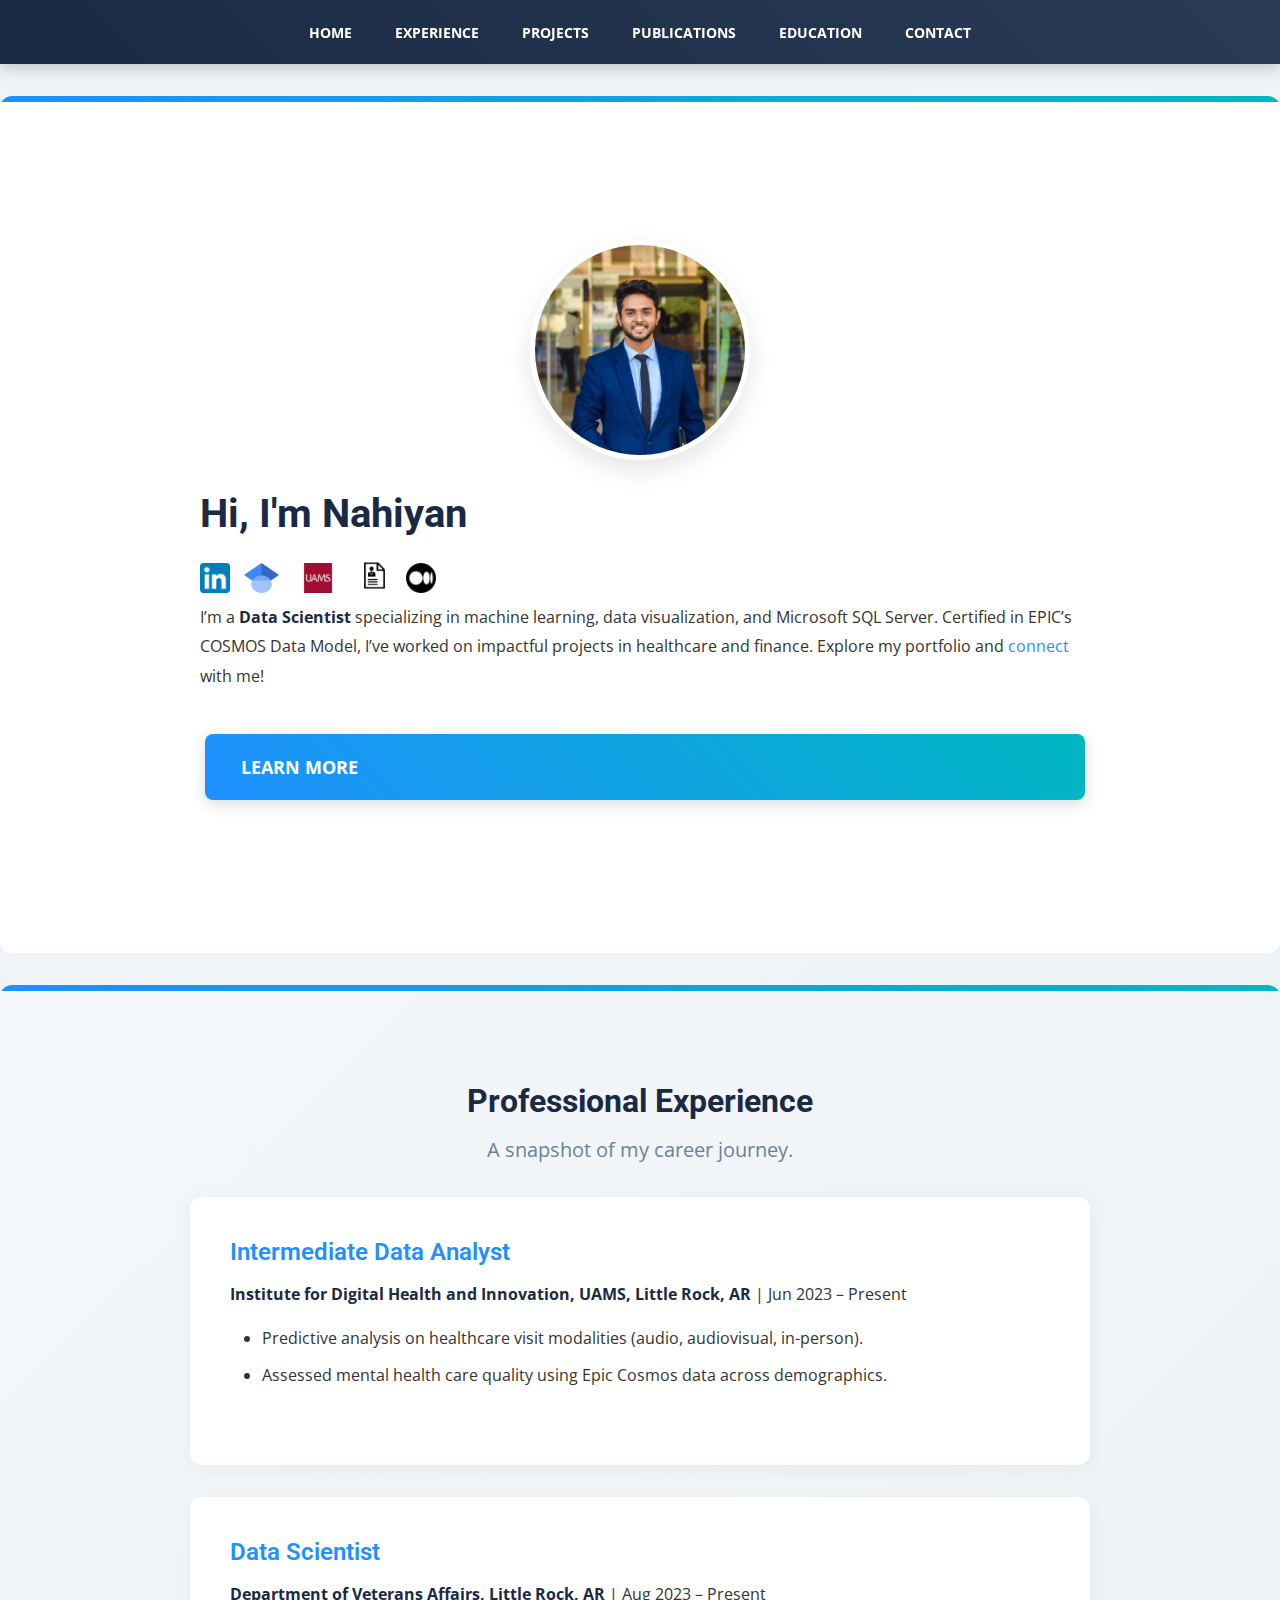
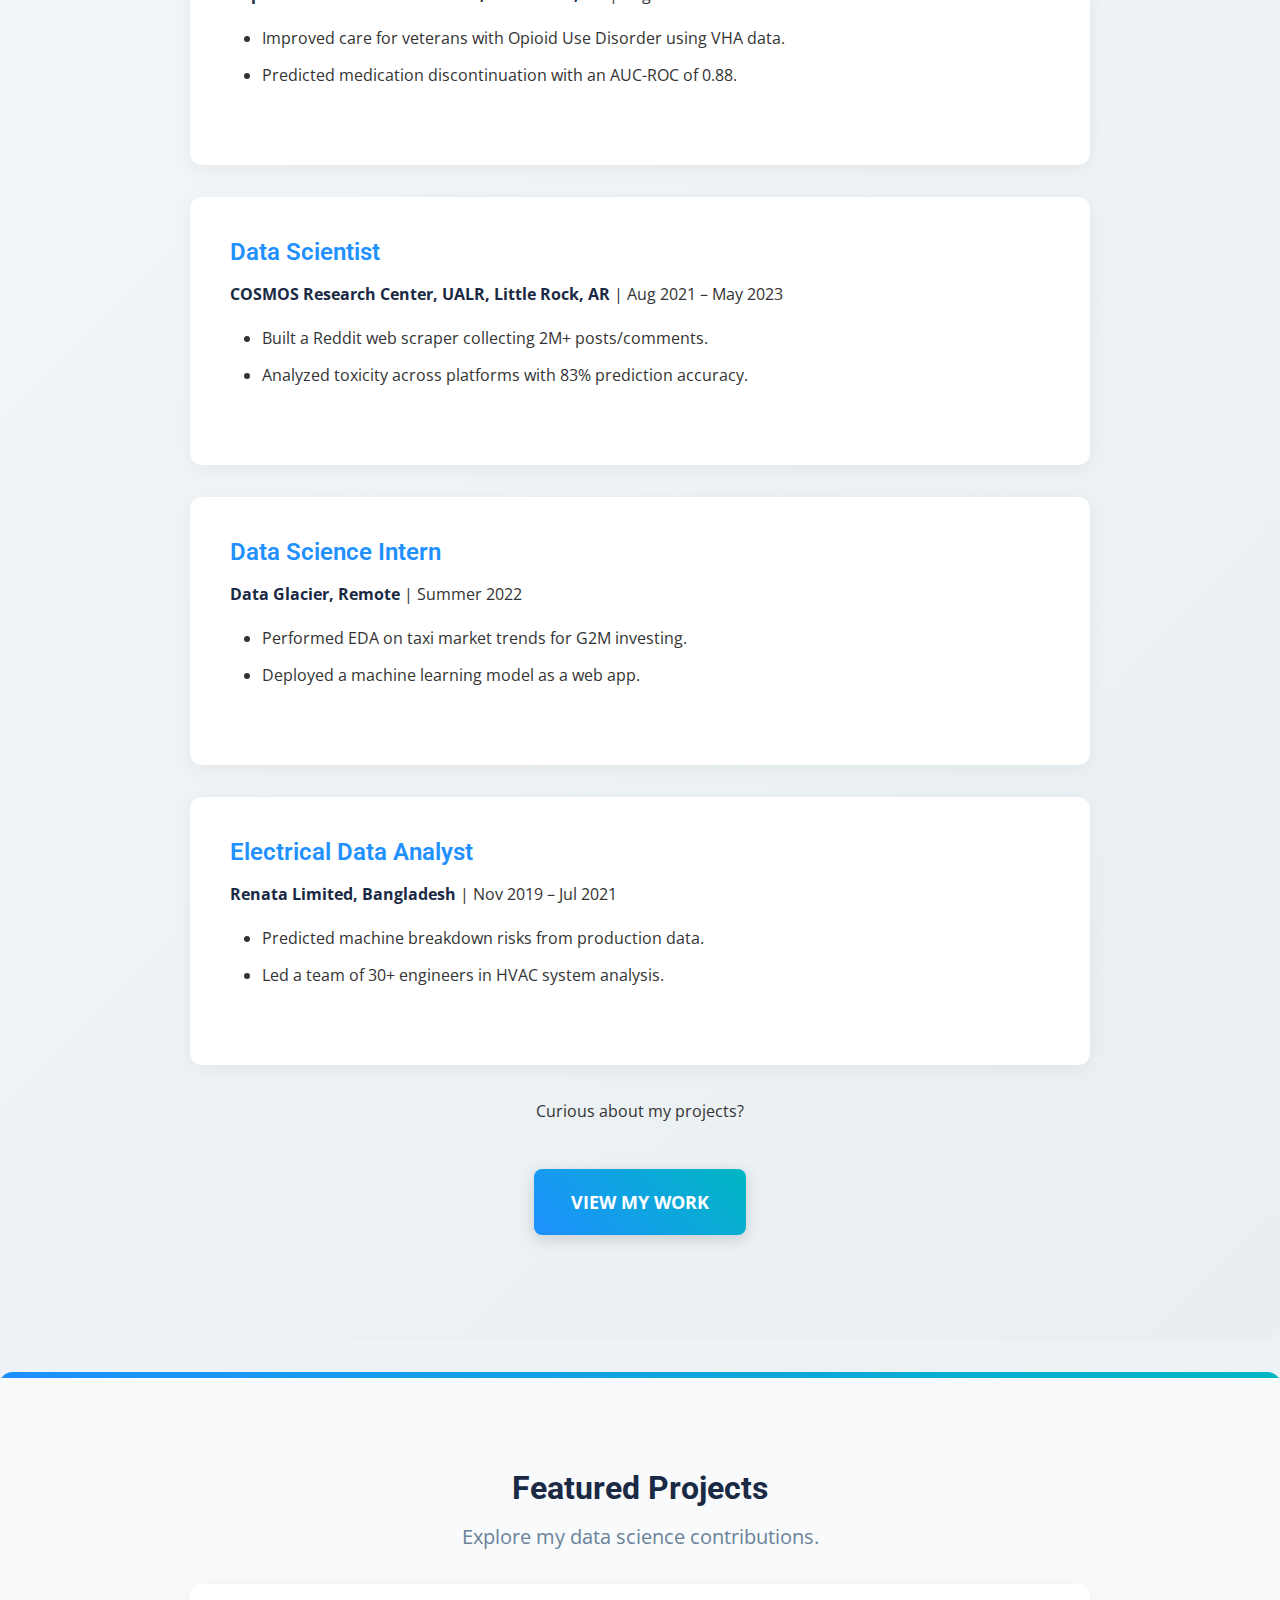
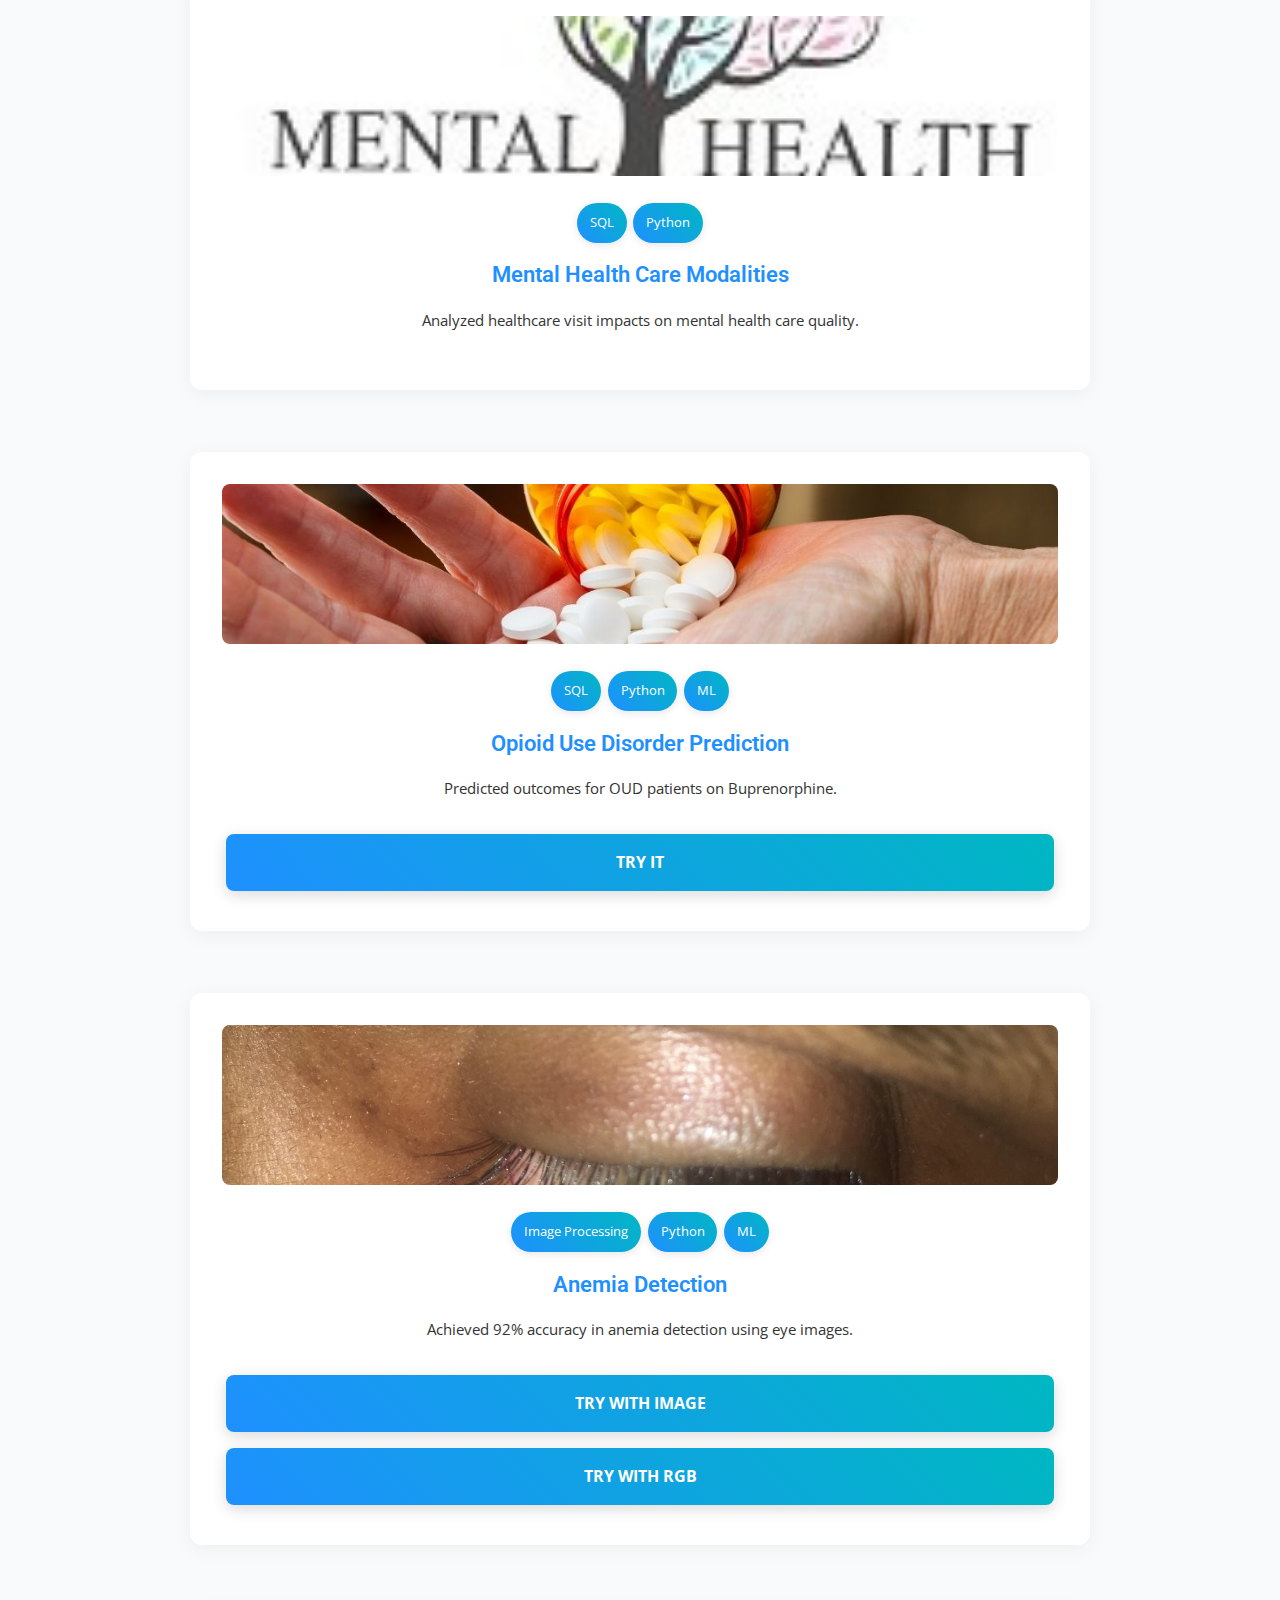
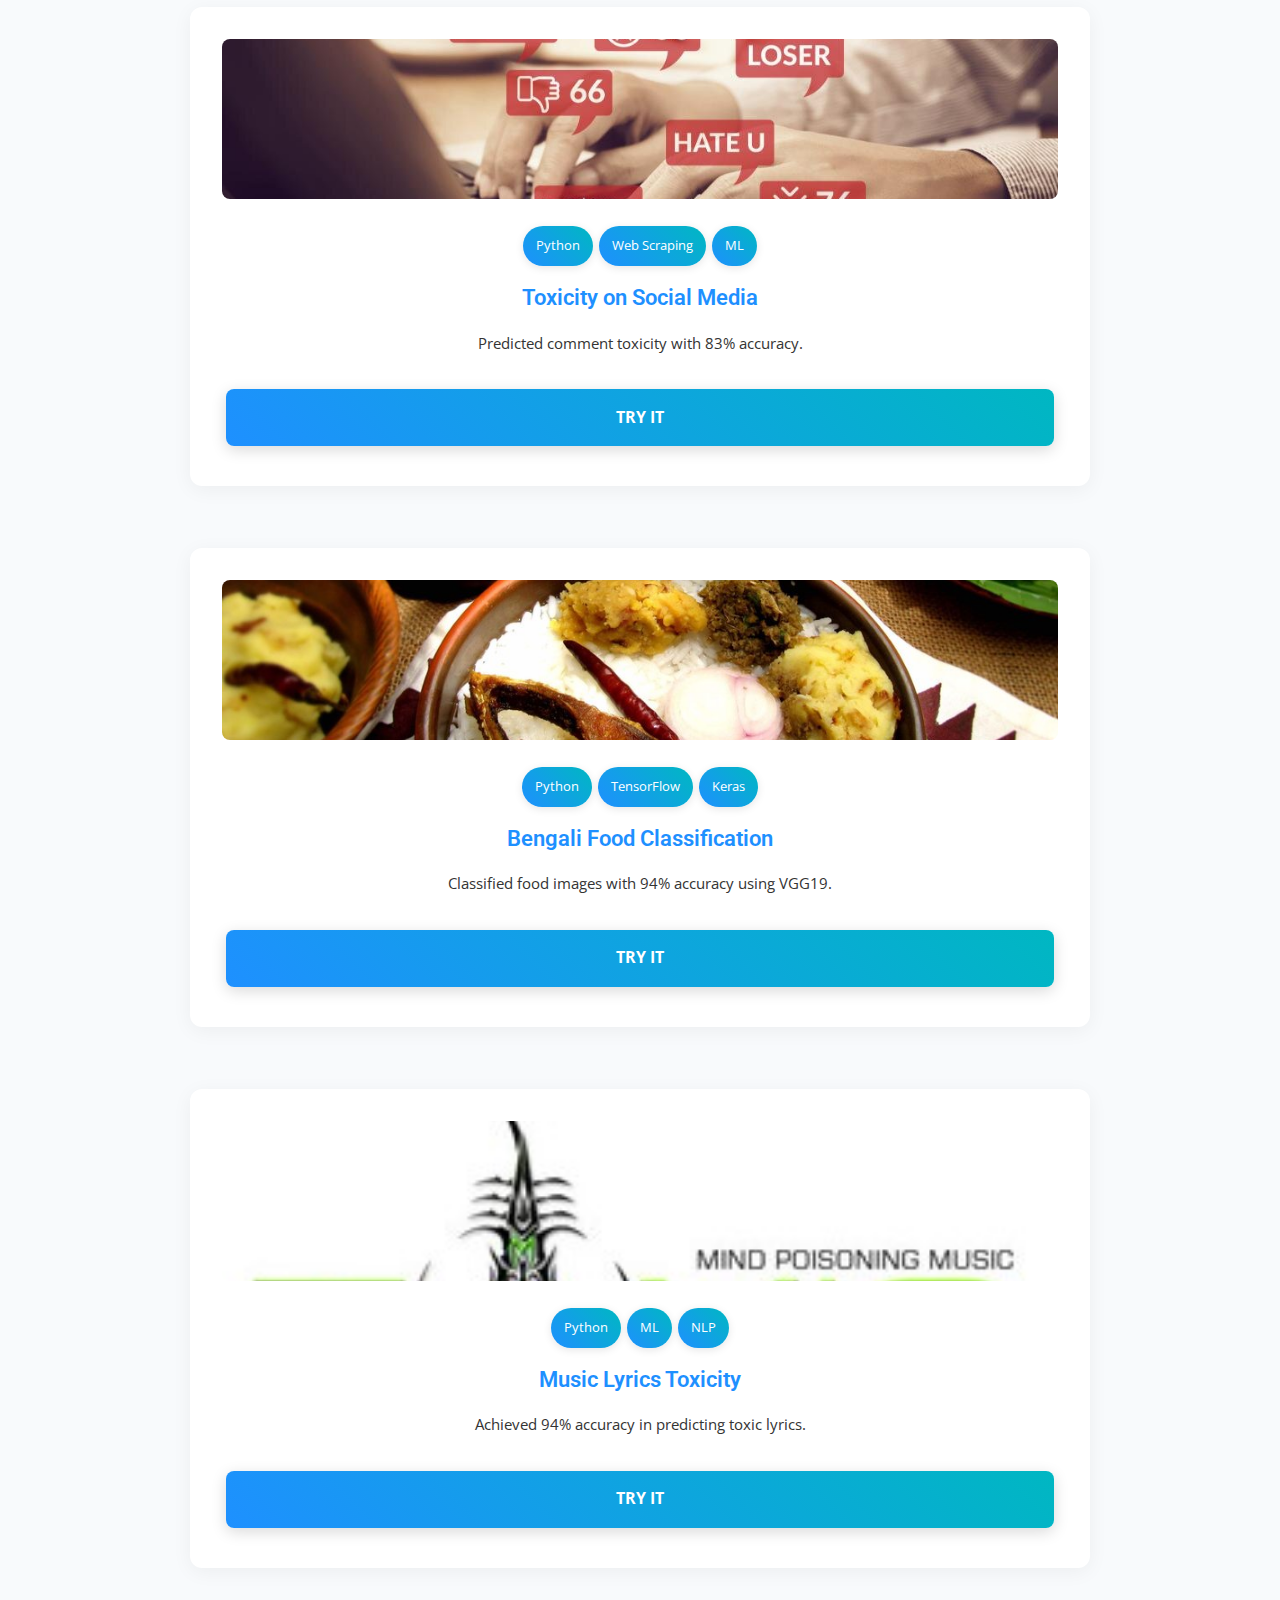
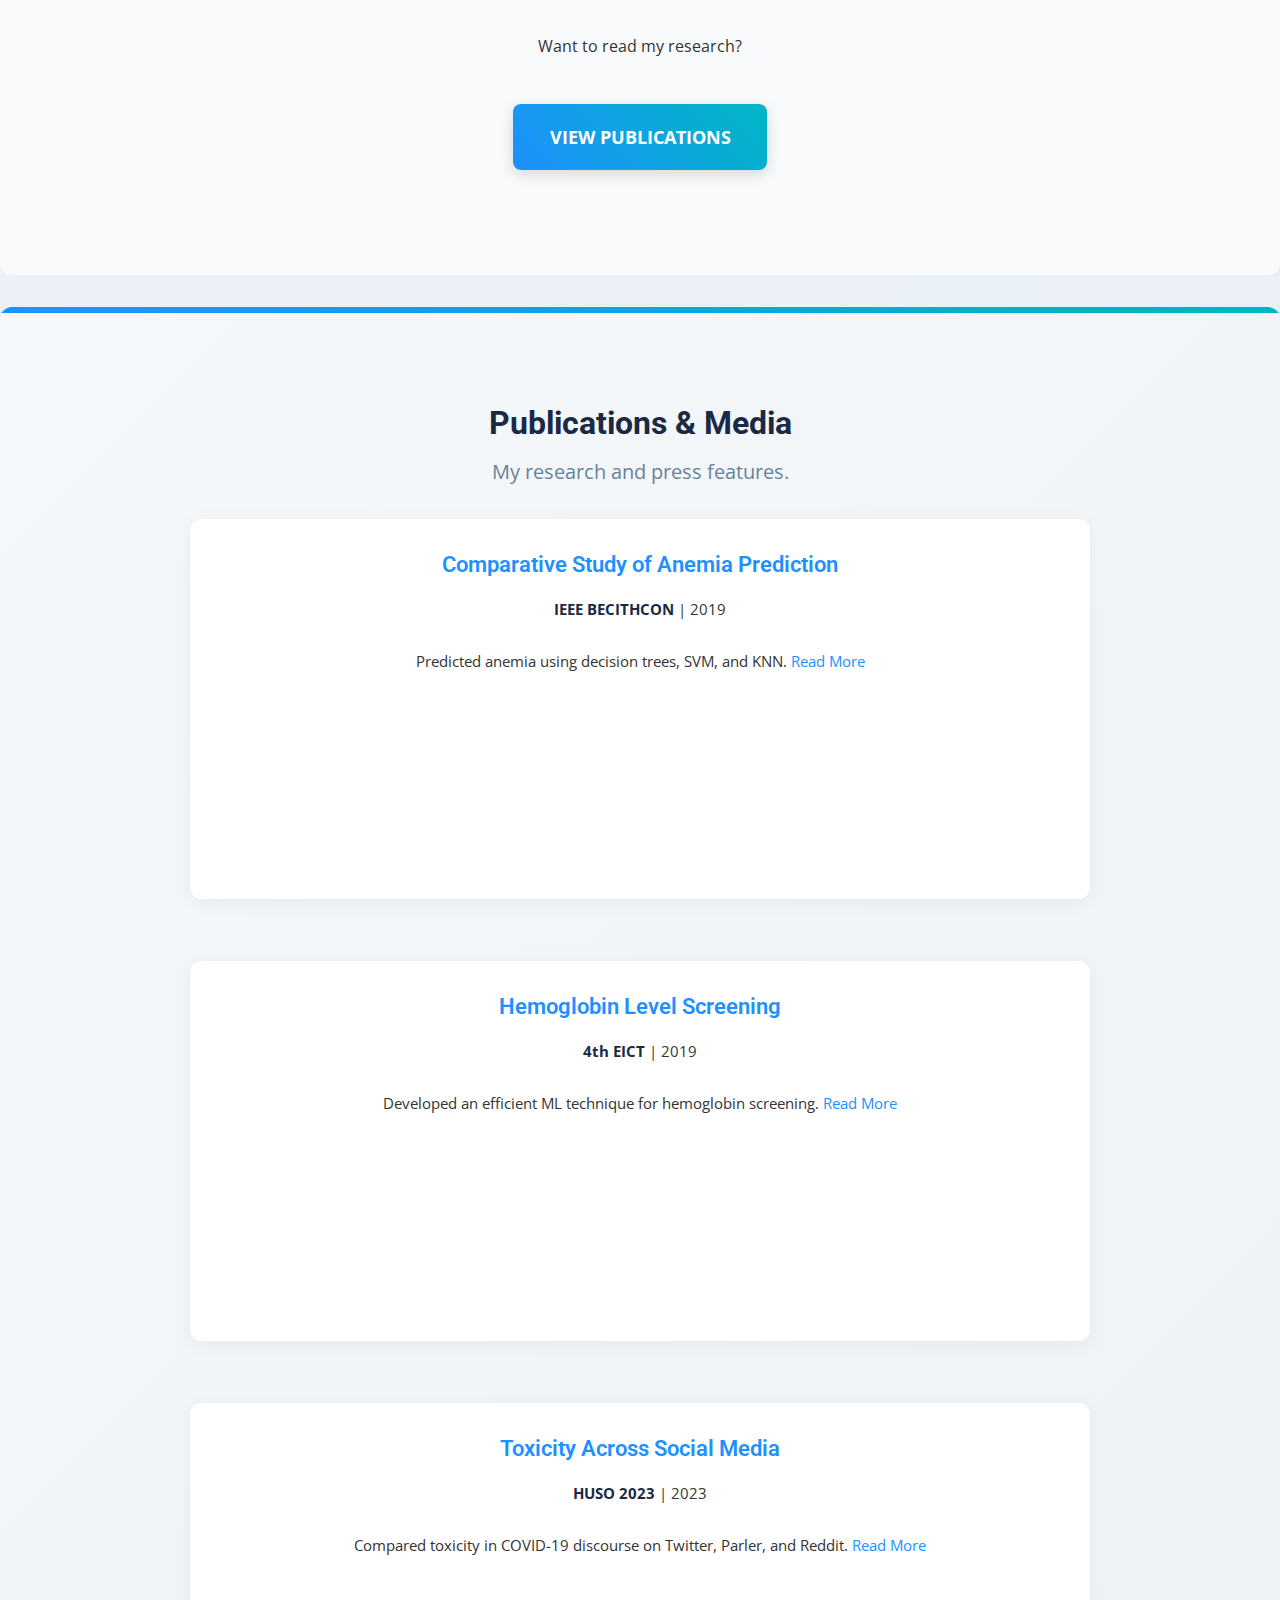
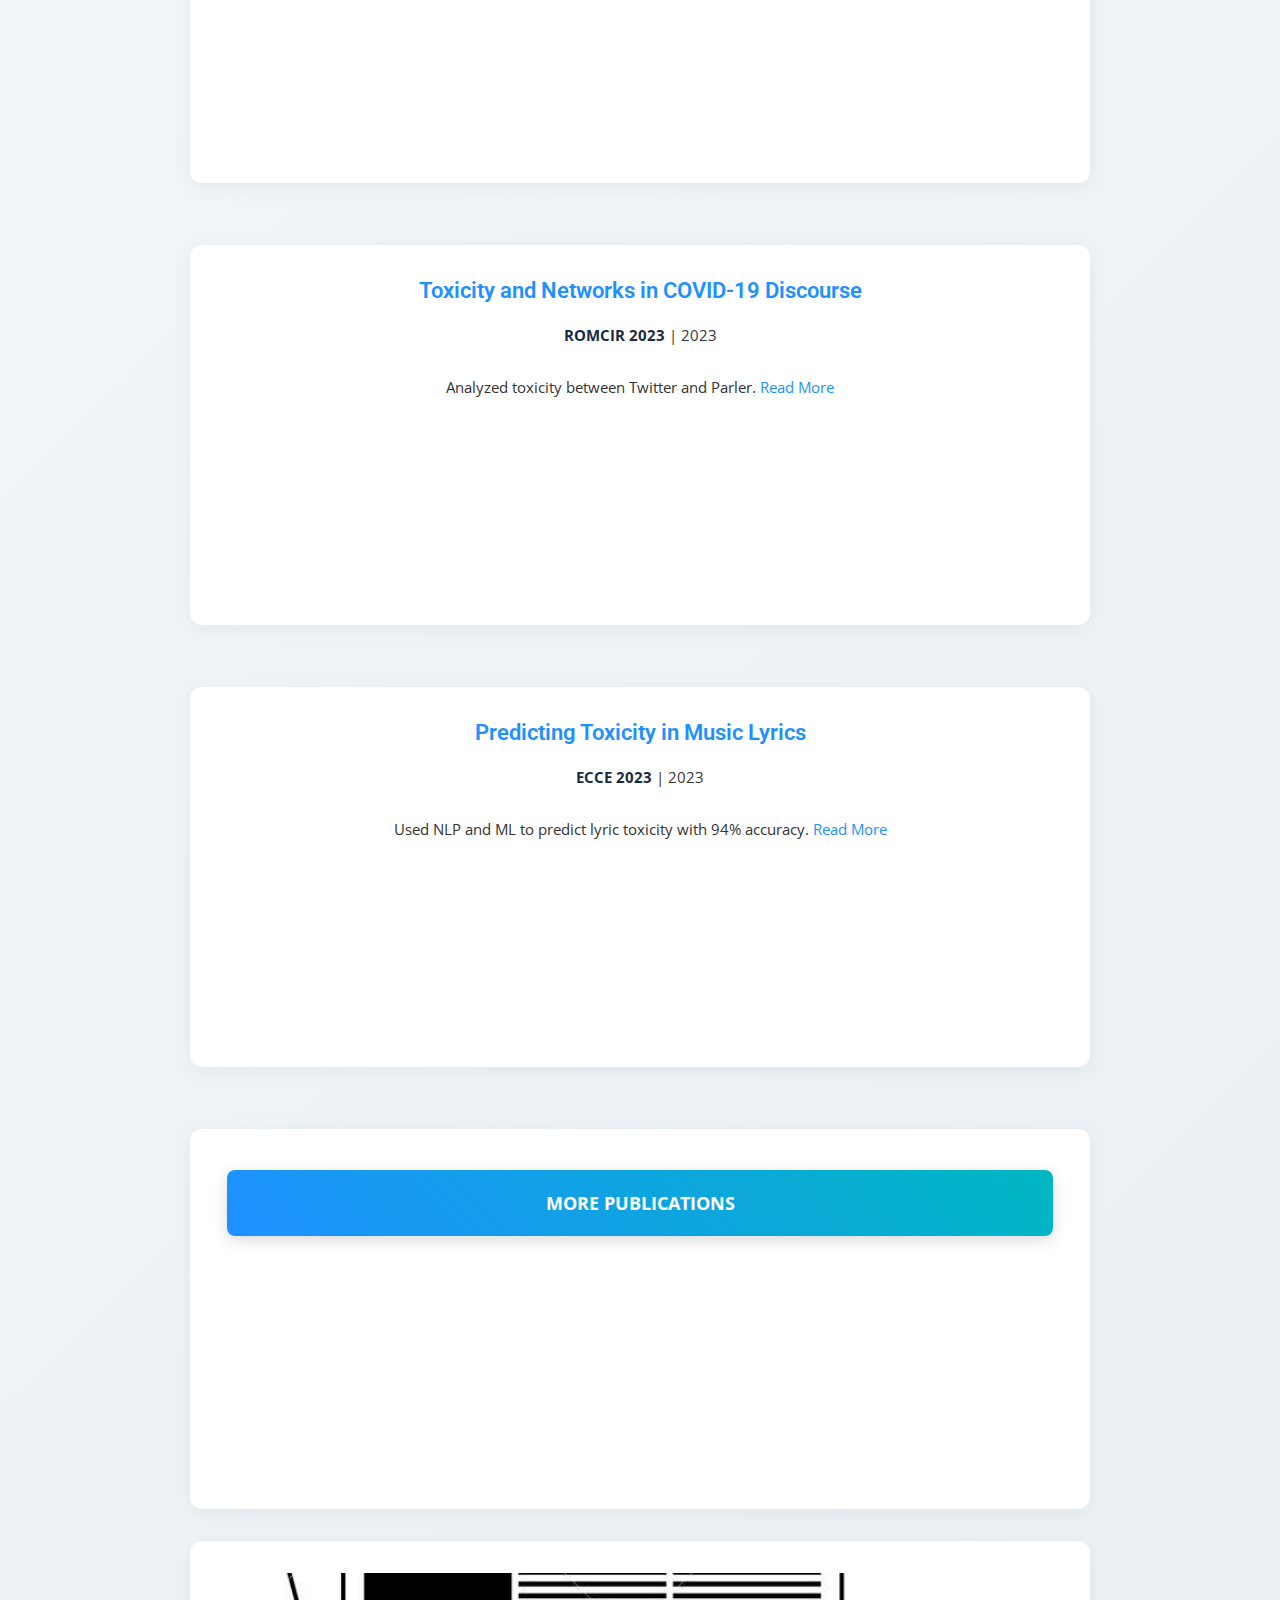
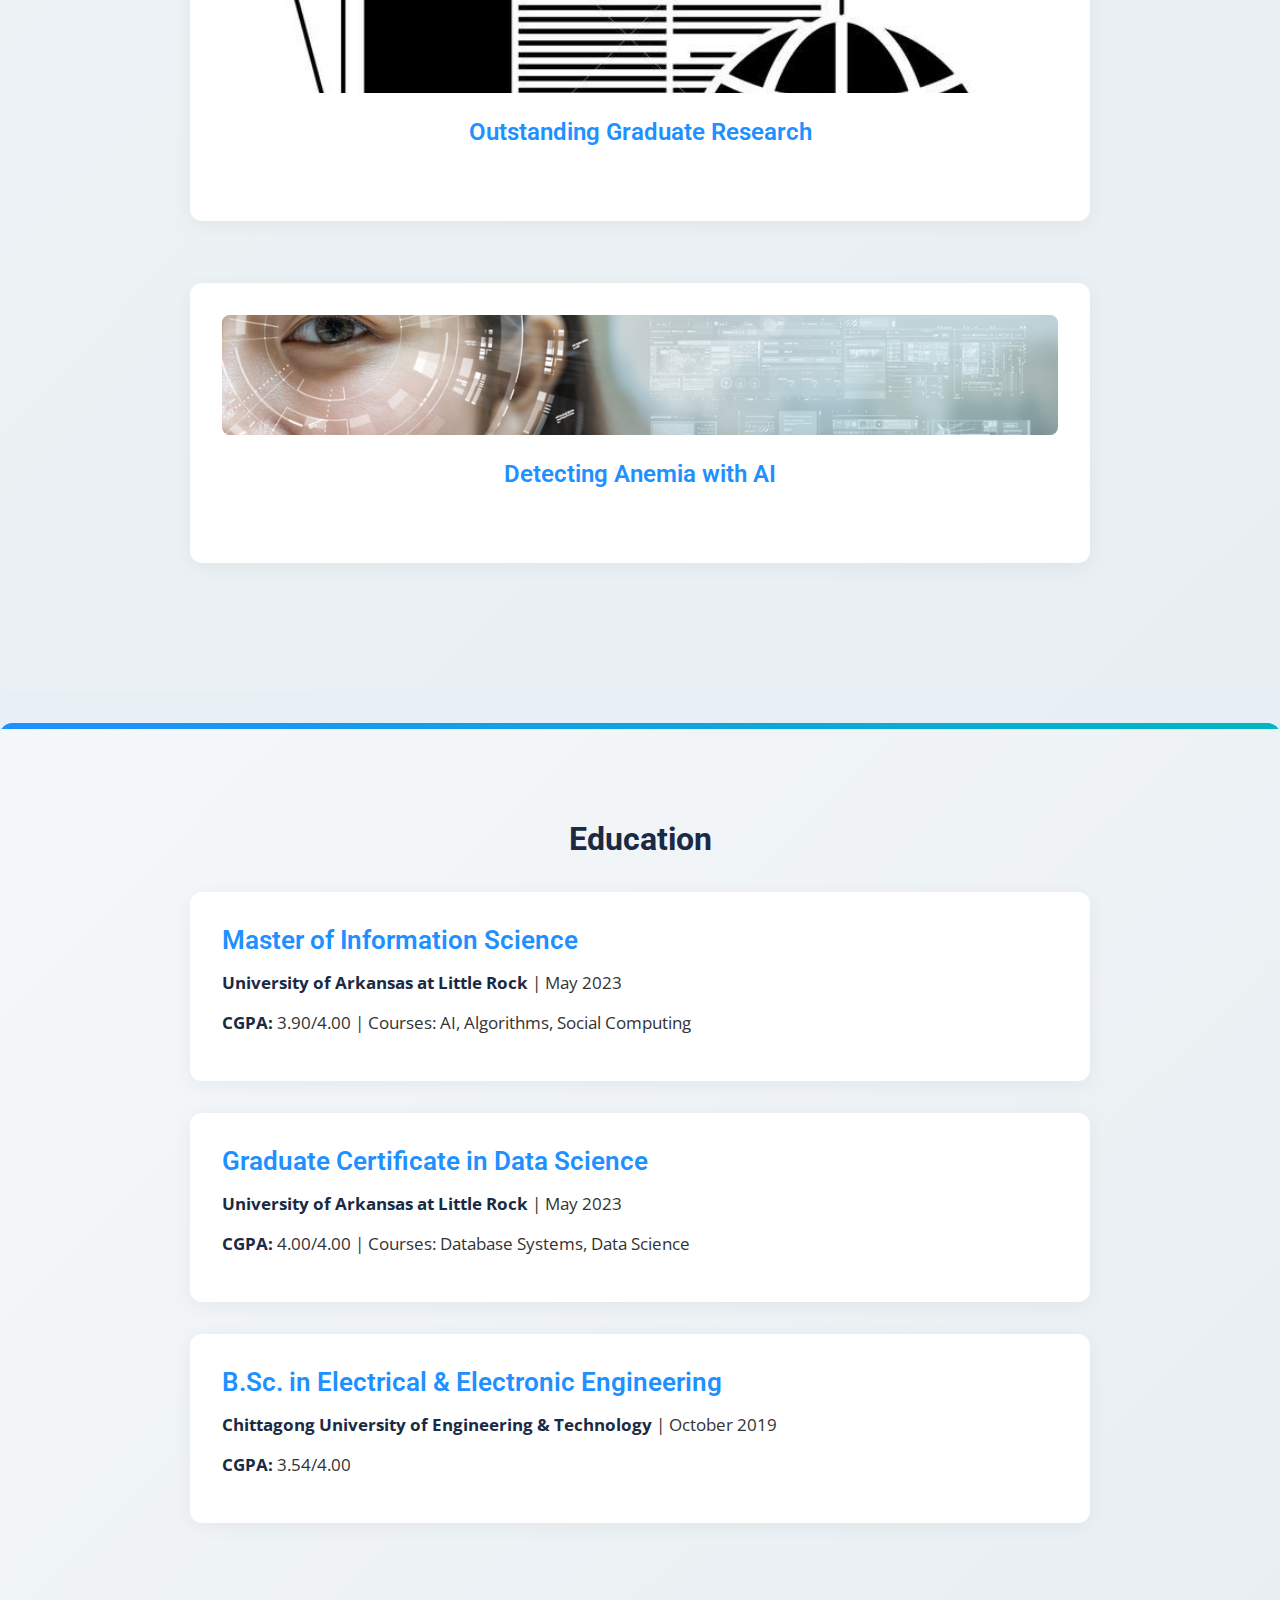
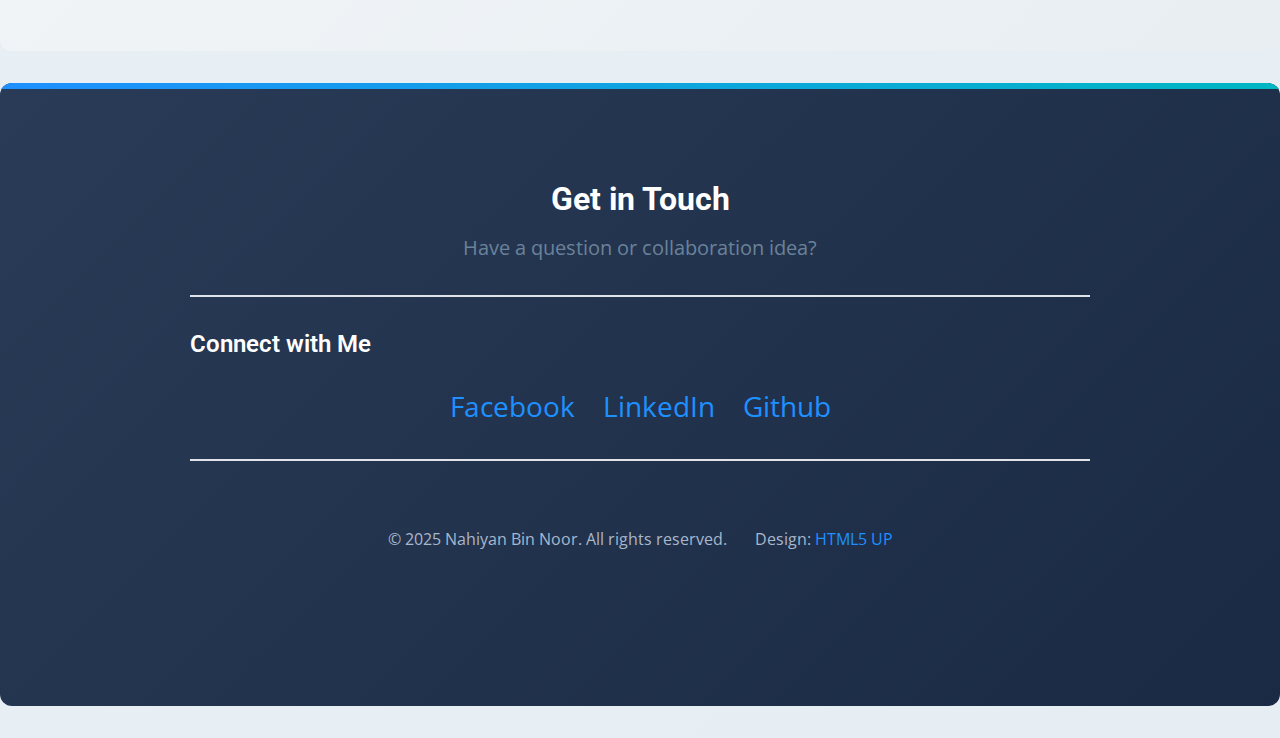
<file: index.html>
<!DOCTYPE HTML>
<html>
<head>
    <title>Nahiyan's Portfolio</title>
    <meta charset="utf-8" />
    <meta name="viewport" content="width=device-width, initial-scale=1, user-scalable=no" />
    <link rel="stylesheet" href="assets/css/main.css" />
</head>
<body class="is-preload">
    <!-- Navigation -->
    <nav id="nav">
        <ul class="container">
            <li><a href="#Home">Home</a></li>
            <li><a href="#Experience">Experience</a></li>
            <li><a href="#Projects">Projects</a></li>
            <li><a href="#Publications">Publications</a></li>
            <li><a href="#Education">Education</a></li>
            <li><a href="#Contact">Contact</a></li>
        </ul>
    </nav>

    <!-- Home -->
    <article id="Home" class="wrapper style1">
        <div class="container">
            <div class="row">
                <div class="col-4 col-5-large col-12-medium">
                    <span class="image fit"><img src="images/IMG_4611.jpg" alt="Nahiyan Bin Noor" /></span>
                </div>
                <div class="col-8 col-7-large col-12-medium">
                    <header>
                        <h1>Hi, I'm <strong>Nahiyan</strong></h1>
                        <div>
                            <a href="https://www.linkedin.com/in/nahiyan-bin-noor-0a2170158/" target="_blank"><img src="images/LinkedIn_icon.svg.png" alt="LinkedIn" style="width: 30px; height: 30px; margin-right: 10px;"></a>
                            <a href="https://scholar.google.com/citations?hl=en&user=eIU_uKcAAAAJ" target="_blank"><img src="images/google-scholar.jpg" alt="Google Scholar" style="width: 35px; height: 30px; margin-right: 10px;"></a>
                            <a href="https://idhi.uams.edu/rtec/team/nahiyan-bin-noor-ms/" target="_blank"><img src="images/UAMS-4-1.webp" alt="UAMS" style="width: 50px; height: 30px; margin-right: 10px;"></a>
                            <a href="https://drive.google.com/file/d/1O5Yjfqf43THg1Pfbul4Rv-JIaNl1OM2e/view?usp=sharing" target="_blank"><img src="images/360_F_377850455_Gk0rRBzegH6YX9SZK9YbgyYyLwrVb9zi.jpg" alt="Resume" style="width: 35px; height: 35px; margin-right: 10px;"></a>
                            <a href="https://medium.com/@nbnoor" target="_blank"><img src="images/7572997.png" alt="Medium" style="width: 30px; height: 30px;"></a>
                        </div>
                    </header>
                    <p>I’m a <strong>Data Scientist</strong> specializing in machine learning, data visualization, and Microsoft SQL Server. Certified in EPIC’s COSMOS Data Model, I’ve worked on impactful projects in healthcare and finance. Explore my portfolio and <a href="mailto:nahiyan.cuet@gmail.com">connect</a> with me!</p>
                    <a href="#Experience" class="button large scrolly">Learn More</a>
                </div>
            </div>
        </div>
    </article>

    <!-- Experience -->
    <article id="Experience" class="wrapper style2">
        <div class="container">
            <header>
                <h2>Professional Experience</h2>
                <p>A snapshot of my career journey.</p>
            </header>
            <div class="experience-container">
                <div class="box">
                    <h3>Intermediate Data Analyst</h3>
                    <p><strong>Institute for Digital Health and Innovation, UAMS, Little Rock, AR</strong> | Jun 2023 – Present</p>
                    <ul>
                        <li>Predictive analysis on healthcare visit modalities (audio, audiovisual, in-person).</li>
                        <li>Assessed mental health care quality using Epic Cosmos data across demographics.</li>
                    </ul>
                </div>
                <div class="box">
                    <h3>Data Scientist</h3>
                    <p><strong>Department of Veterans Affairs, Little Rock, AR</strong> | Aug 2023 – Present</p>
                    <ul>
                        <li>Improved care for veterans with Opioid Use Disorder using VHA data.</li>
                        <li>Predicted medication discontinuation with an AUC-ROC of 0.88.</li>
                    </ul>
                </div>
                <div class="box">
                    <h3>Data Scientist</h3>
                    <p><strong>COSMOS Research Center, UALR, Little Rock, AR</strong> | Aug 2021 – May 2023</p>
                    <ul>
                        <li>Built a Reddit web scraper collecting 2M+ posts/comments.</li>
                        <li>Analyzed toxicity across platforms with 83% prediction accuracy.</li>
                    </ul>
                </div>
                <div class="box">
                    <h3>Data Science Intern</h3>
                    <p><strong>Data Glacier, Remote</strong> | Summer 2022</p>
                    <ul>
                        <li>Performed EDA on taxi market trends for G2M investing.</li>
                        <li>Deployed a machine learning model as a web app.</li>
                    </ul>
                </div>
                <div class="box">
                    <h3>Electrical Data Analyst</h3>
                    <p><strong>Renata Limited, Bangladesh</strong> | Nov 2019 – Jul 2021</p>
                    <ul>
                        <li>Predicted machine breakdown risks from production data.</li>
                        <li>Led a team of 30+ engineers in HVAC system analysis.</li>
                    </ul>
                </div>
            </div>
            <footer>
                <p>Curious about my projects?</p>
                <a href="#Projects" class="button large scrolly">View My Work</a>
            </footer>
        </div>
    </article>

    <!-- Projects -->
    <article id="Projects" class="wrapper style3">
        <div class="container">
            <header>
                <h2>Featured Projects</h2>
                <p>Explore my data science contributions.</p>
            </header>
            <div class="row">
                <div class="col-4 col-6-medium col-12-small">
                    <article class="box style2">
                        <a href="https://github.com/Nahiyan140212/Modalities-of-Care" class="image featured"><img src="images/mental-logo-11-.jpg" alt="Mental Health Project" /></a>
                        <p class="tags"><span class="tag">SQL</span> <span class="tag">Python</span></p>
                        <h3><a href="https://github.com/Nahiyan140212/Modalities-of-Care">Mental Health Care Modalities</a></h3>
                        <p>Analyzed healthcare visit impacts on mental health care quality.</p>
                    </article>
                </div>
                <div class="col-4 col-6-medium col-12-small">
                    <article class="box style2">
                        <a href="https://github.com/Nahiyan140212/Prediction-on-OUD-Patients" class="image featured"><img src="images/opioids.jpg" alt="OUD Prediction" /></a>
                        <p class="tags"><span class="tag">SQL</span> <span class="tag">Python</span> <span class="tag">ML</span></p>
                        <h3><a href="https://github.com/Nahiyan140212/Prediction-on-OUD-Patients">Opioid Use Disorder Prediction</a></h3>
                        <p>Predicted outcomes for OUD patients on Buprenorphine.</p>
                        <a href="https://huggingface.co/spaces/Nahiyan14/Prediction_of_Retention" class="button">Try It</a>
                    </article>
                </div>
                <div class="col-4 col-6-medium col-12-small">
                    <article class="box style2">
                        <a href="https://github.com/Nahiyan140212/Blood-Hemoglobin-Level-Prediction-with-Anemia-Detection" class="image featured"><img src="images/khadiza2.jpg" alt="Anemia Detection" /></a>
                        <p class="tags"><span class="tag">Image Processing</span> <span class="tag">Python</span> <span class="tag">ML</span></p>
                        <h3><a href="https://github.com/Nahiyan140212/Blood-Hemoglobin-Level-Prediction-with-Anemia-Detection">Anemia Detection</a></h3>
                        <p>Achieved 92% accuracy in anemia detection using eye images.</p>
                        <a href="https://huggingface.co/spaces/Nahiyan14/Conjuctiva_Image_Based_Anemia_Prediction" class="button">Try with Image</a>
                        <a href="https://huggingface.co/spaces/Nahiyan14/Predict_Anemia" class="button">Try with RGB</a>
                    </article>
                </div>
                <div class="col-4 col-6-medium col-12-small">
                    <article class="box style2">
                        <a href="https://github.com/Nahiyan140212/Toxicity-on-Social-Media" class="image featured"><img src="images/200212+Toxicity+on+social+media.jpeg" alt="Toxicity on Social Media" /></a>
                        <p class="tags"><span class="tag">Python</span> <span class="tag">Web Scraping</span> <span class="tag">ML</span></p>
                        <h3><a href="https://github.com/Nahiyan140212/Toxicity-on-Social-Media">Toxicity on Social Media</a></h3>
                        <p>Predicted comment toxicity with 83% accuracy.</p>
                        <a href="#" class="button" onclick="alert('Under development. Check back later!')">Try It</a>
                    </article>
                </div>
                <div class="col-4 col-6-medium col-12-small">
                    <article class="box style2">
                        <a href="https://github.com/Nahiyan140212/Traditional-Food-Classification-using-CNN-and-Transfer-Learning" class="image featured"><img src="images/food.jpg" alt="Food Classification" /></a>
                        <p class="tags"><span class="tag">Python</span> <span class="tag">TensorFlow</span> <span class="tag">Keras</span></p>
                        <h3><a href="https://github.com/Nahiyan140212/Traditional-Food-Classification-using-CNN-and-Transfer-Learning">Bengali Food Classification</a></h3>
                        <p>Classified food images with 94% accuracy using VGG19.</p>
                        <a href="#" class="button" onclick="alert('Under development. Check back later!')">Try It</a>
                    </article>
                </div>
                <div class="col-4 col-6-medium col-12-small">
                    <article class="box style2">
                        <a href="https://github.com/Nahiyan140212/Predicting-Toxicity-on-Music-Lyrics" class="image featured"><img src="images/TOXIC.jpg" alt="Music Lyrics Toxicity" /></a>
                        <p class="tags"><span class="tag">Python</span> <span class="tag">ML</span> <span class="tag">NLP</span></p>
                        <h3><a href="https://github.com/Nahiyan140212/Predicting-Toxicity-on-Music-Lyrics">Music Lyrics Toxicity</a></h3>
                        <p>Achieved 94% accuracy in predicting toxic lyrics.</p>
                        <a href="#" class="button" onclick="alert('Under development. Check back later!')">Try It</a>
                    </article>
                </div>
            </div>
            <footer>
                <p>Want to read my research?</p>
                <a href="#Publications" class="button large scrolly">View Publications</a>
            </footer>
        </div>
    </article>

    <!-- Publications -->
    <article id="Publications" class="wrapper style2">
        <div class="container">
            <header>
                <h2>Publications & Media</h2>
                <p>My research and press features.</p>
            </header>
            <div class="row">
                <div class="col-4 col-6-medium col-12-small">
                    <article class="box style2">
                        <h3>Comparative Study of Anemia Prediction</h3>
                        <p><strong>IEEE BECITHCON</strong> | 2019</p>
                        <p>Predicted anemia using decision trees, SVM, and KNN. <a href="https://ieeexplore.ieee.org/abstract/document/9063188">Read More</a></p>
                    </article>
                </div>
                <div class="col-4 col-6-medium col-12-small">
                    <article class="box style2">
                        <h3>Hemoglobin Level Screening</h3>
                        <p><strong>4th EICT</strong> | 2019</p>
                        <p>Developed an efficient ML technique for hemoglobin screening. <a href="https://ieeexplore.ieee.org/abstract/document/9068812">Read More</a></p>
                    </article>
                </div>
                <div class="col-4 col-6-medium col-12-small">
                    <article class="box style2">
                        <h3>Toxicity Across Social Media</h3>
                        <p><strong>HUSO 2023</strong> | 2023</p>
                        <p>Compared toxicity in COVID-19 discourse on Twitter, Parler, and Reddit. <a href="https://arxiv.org/abs/2302.14270">Read More</a></p>
                    </article>
                </div>
                <div class="col-4 col-6-medium col-12-small">
                    <article class="box style2">
                        <h3>Toxicity and Networks in COVID-19 Discourse</h3>
                        <p><strong>ROMCIR 2023</strong> | 2023</p>
                        <p>Analyzed toxicity between Twitter and Parler. <a href="https://www.researchgate.net/profile/Nahiyan-Noor/publication/369358147_Toxicity_and_Networks_of_COVID-19_Discourse_Communities_A_Tale_of_Two_Social_Media_Platforms/links/64398f0a2eca706c8b5cd31d/Toxicity-and-Networks-of-COVID-19-Discourse-Communities-A-Tale-of-Two-Social-Media-Platforms.pdf">Read More</a></p>
                    </article>
                </div>
                <div class="col-4 col-6-medium col-12-small">
                    <article class="box style2">
                        <h3>Predicting Toxicity in Music Lyrics</h3>
                        <p><strong>ECCE 2023</strong> | 2023</p>
                        <p>Used NLP and ML to predict lyric toxicity with 94% accuracy. <a href="https://ieeexplore.ieee.org/abstract/document/10101658">Read More</a></p>
                    </article>
                </div>
                <div class="col-4 col-6-medium col-12-small">
                    <article class="box style2">
                        <a href="https://scholar.google.com/citations?user=eIU_uKcAAAAJ&hl=en&oi=ao" class="button large">More Publications</a>
                    </article>
                </div>
            </div>
            <div class="row">
                <div class="col-4 col-6-medium col-12-small">
                    <article class="box style1">
                        <a href="https://ualr.edu/news/2023/05/09/graduate-student-research/" class="image featured"><img src="images/158105115-global-news-icon-world-news-logo.jpg" alt="Media 1" /></a>
                        <h3><a href="https://ualr.edu/news/2023/05/09/graduate-student-research/">Outstanding Graduate Research</a></h3>
                    </article>
                </div>
                <div class="col-4 col-6-medium col-12-small">
                    <article class="box style1">
                        <a href="https://www.arkansasbusiness.com/article/detecting-anemia-using-ai-human-eyes-at-ualr/" class="image featured"><img src="images/ai-technology-column-6-12-23.jpg" alt="Media 2" /></a>
                        <h3><a href="https://www.arkansasbusiness.com/article/detecting-anemia-using-ai-human-eyes-at-ualr/">Detecting Anemia with AI</a></h3>
                    </article>
                </div>
            </div>
        </div>
    </article>

    <!-- Education -->
    <article id="Education" class="wrapper style2">
        <div class="container">
            <header>
                <h2>Education</h2>
            </header>
            <div class="education-container">
                <div class="box">
                    <h3>Master of Information Science</h3>
                    <p><strong>University of Arkansas at Little Rock</strong> | May 2023</p>
                    <p><strong>CGPA:</strong> 3.90/4.00 | Courses: AI, Algorithms, Social Computing</p>
                </div>
                <div class="box">
                    <h3>Graduate Certificate in Data Science</h3>
                    <p><strong>University of Arkansas at Little Rock</strong> | May 2023</p>
                    <p><strong>CGPA:</strong> 4.00/4.00 | Courses: Database Systems, Data Science</p>
                </div>
                <div class="box">
                    <h3>B.Sc. in Electrical & Electronic Engineering</h3>
                    <p><strong>Chittagong University of Engineering & Technology</strong> | October 2019</p>
                    <p><strong>CGPA:</strong> 3.54/4.00</p>
                </div>
            </div>
        </div>
    </article>

    <!-- Contact -->
    <article id="Contact" class="wrapper style4">
        <div class="container medium">
            <header>
                <h2>Get in Touch</h2>
                <p>Have a question or collaboration idea?</p>
            </header>
            <div class="col-12">
                <hr />
                <h3>Connect with Me</h3>
                <ul class="social">
                    <li><a href="https://www.facebook.com/nahiyan.nabil" class="icon brands fa-facebook-f"><span class="label">Facebook</span></a></li>
                    <li><a href="https://www.linkedin.com/in/nahiyan-bin-noor-0a2170158/" class="icon brands fa-linkedin-in"><span class="label">LinkedIn</span></a></li>
                    <li><a href="https://github.com/Nahiyan140212" class="icon brands fa-github"><span class="label">Github</span></a></li>
                </ul>
                <hr />
            </div>
            <footer>
                <ul id="copyright">
                    <li>&copy; 2025 Nahiyan Bin Noor. All rights reserved.</li>
                    <li>Design: <a href="http://html5up.net">HTML5 UP</a></li>
                </ul>
            </footer>
        </div>
    </article>

    <!-- Scripts -->
    <script src="assets/js/jquery.min.js"></script>
    <script src="assets/js/jquery.scrolly.min.js"></script>
    <script src="assets/js/browser.min.js"></script>
    <script src="assets/js/breakpoints.min.js"></script>
    <script src="assets/js/util.js"></script>
    <script src="assets/js/main.js"></script>
</body>
</html>
</file>
<file: assets/css/main.css>
/* Imports */
@import url("https://fonts.googleapis.com/css2?family=Roboto:wght@400;500;700&family=Open+Sans:wght@300;400;600&display=swap");
@import url("https://cdnjs.cloudflare.com/ajax/libs/font-awesome/6.4.0/css/all.min.css");

/* Reset Styles */
html, body, div, span, applet, object, iframe, h1, h2, h3, h4, h5, h6, p, blockquote, pre, a, abbr, acronym, address, big, cite, code, del, dfn, em, img, ins, kbd, q, s, samp, small, strike, strong, sub, sup, tt, var, b, u, i, center, dl, dt, dd, ol, ul, li, fieldset, form, label, legend, table, caption, tbody, tfoot, thead, tr, th, td, article, aside, canvas, details, embed, figure, figcaption, footer, header, hgroup, menu, nav, output, ruby, section, summary, time, mark, audio, video {
    margin: 0;
    padding: 0;
    border: 0;
    font-size: 100%;
    font: inherit;
    vertical-align: baseline;
}

article, aside, details, figcaption, figure, footer, header, hgroup, menu, nav, section {
    display: block;
}

body {
    line-height: 1;
}

ol, ul {
    list-style: none;
}

blockquote, q {
    quotes: none;
}

blockquote:before, blockquote:after, q:before, q:after {
    content: '';
    content: none;
}

table {
    border-collapse: collapse;
    border-spacing: 0;
}

body {
    -webkit-text-size-adjust: none;
}

html {
    box-sizing: border-box;
    scroll-behavior: smooth;
}

*, *:before, *:after {
    box-sizing: inherit;
}

/* Base Styles */
body {
    padding-top: 4em;
    font-family: 'Open Sans', sans-serif;
    line-height: 1.85em;
    color: #333;
    font-weight: 400;
    font-size: 16px;
    background: linear-gradient(135deg, #f0f4f8, #e6eef4);
}

body.is-preload *, body.is-preload *:before, body.is-preload *:after {
    animation: none !important;
    transition: none !important;
}

/* Typography */
a {
    transition: color 0.3s ease-in-out, background-color 0.3s ease-in-out;
    color: #1e90ff;
    text-decoration: none;
}

a:hover {
    color: #00b7c2 !important;
}

b, strong {
    font-weight: 700;
    color: #1a2a44;
}

i, em {
    font-style: italic;
}

h1, h2, h3, h4, h5, h6 {
    font-family: 'Roboto', sans-serif;
    color: #1a2a44;
    margin: 0 0 0.8em 0;
    line-height: 1.3;
}

h1 {
    font-size: 2.5em;
    font-weight: 700;
    margin-bottom: 0.5em;
    line-height: 1.2;
}

h2 {
    font-size: 2em;
    font-weight: 700;
    margin-bottom: 0.7em;
}

h3 {
    font-size: 1.5em;
    font-weight: 600;
    margin-bottom: 0.6em;
}

hr {
    border: 0;
    border-top: 2px solid #e0e4e8;
    margin: 2em 0;
}

p, ul, ol, dl, table {
    margin-bottom: 1.5em;
}

header {
    margin: 0 0 2em 0;
    text-align: center;
}

header > p {
    font-size: 1.25em;
    color: #6a8299;
    margin-top: -0.5em;
}

footer {
    margin: 2em 0 0 0;
    text-align: center;
}

/* Layout */
.container {
    margin: 0 auto;
    max-width: 1280px;
    width: 100%;
    padding: 0 30px;
}

.container.medium {
    max-width: 960px;
}

.row {
    display: flex;
    flex-wrap: wrap;
    margin: -30px 0 0 -30px;
    justify-content: flex-start;
}

.row > * {
    padding: 30px 0 0 30px;
    flex: 0 0 33.33%;
    max-width: 33.33%;
    box-sizing: border-box;
}

.row > .col-4 {
    flex: 0 0 33.33%;
    max-width: 33.33%;
}

.row > .col-6-medium {
    flex: 0 0 50%;
    max-width: 50%;
}

.row > .col-12-small {
    flex: 0 0 100%;
    max-width: 100%;
}

.row > .col-8 {
    flex: 0 0 66.66%;
    max-width: 66.66%;
}

.row > .col-5-large {
    flex: 0 0 41.66%;
    max-width: 41.66%;
}

.row > .col-7-large {
    flex: 0 0 58.33%;
    max-width: 58.33%;
}

.row > .col-12-medium {
    flex: 0 0 100%;
    max-width: 100%;
}

/* Home Section */
#Home .row {
    align-items: center;
    padding: 3em 0;
}

#Home .col-4 {
    display: flex;
    justify-content: center;
}

#Home .col-8 {
    padding-left: 2.5em;
    min-height: 300px;
    display: flex;
    flex-direction: column;
    justify-content: center;
}

#Home header {
    margin: 0;
    text-align: left;
}

.social-icons {
    display: flex;
    align-items: center;
    margin-bottom: 1em;
}

.social-icons a {
    margin-right: 15px;
    display: flex;
    align-items: center;
    transition: transform 0.3s ease;
}

.social-icons a:hover {
    transform: translateY(-3px);
}

.social-icons img {
    max-height: 35px;
    width: auto;
}

/* Buttons */
.button {
    transition: all 0.3s ease-in-out;
    display: inline-block;
    background: linear-gradient(45deg, #1e90ff, #00b7c2);
    color: #fff !important;
    padding: 0.85em 1.75em;
    border-radius: 8px;
    font-weight: 700;
    text-transform: uppercase;
    text-decoration: none;
    box-shadow: 0 4px 15px rgba(0, 0, 0, 0.15);
    margin: 0.5em 0.25em;
}

.button:hover {
    background: linear-gradient(45deg, #00b7c2, #1e90ff);
    transform: translateY(-2px);
    box-shadow: 0 6px 20px rgba(0, 0, 0, 0.2);
}

.button.large {
    font-size: 1.15em;
    padding: 1em 2em;
}

.button.scrolly {
    margin-top: 1em;
}

/* Images */
.image.fit {
    display: block;
    width: 100%;
    max-width: 220px;
    height: 220px;
    margin: 0 auto;
    overflow: hidden;
    border-radius: 50%;
    box-shadow: 0 10px 25px rgba(0, 0, 0, 0.1);
    border: 5px solid white;
}

.image.fit img {
    width: 100%;
    height: 100%;
    object-fit: cover;
    object-position: center;
}

.image.featured {
    display: block;
    width: 100%;
    height: 160px;
    overflow: hidden;
    border-radius: 8px;
    margin-bottom: 1.5em;
}

.image.featured img {
    width: 100%;
    height: 100%;
    object-fit: cover;
    object-position: center;
    transition: transform 0.3s ease;
}

/* Boxes */
.box {
    background: #fff;
    padding: 2.5em;
    border-radius: 12px;
    box-shadow: 0 4px 20px rgba(0, 0, 0, 0.05);
    transition: all 0.3s ease;
    margin-bottom: 2em;
    height: auto;
    display: flex;
    flex-direction: column;
}

.box:hover {
    transform: translateY(-8px);
    box-shadow: 0 8px 25px rgba(0, 0, 0, 0.1);
}

.box.style1 {
    padding: 2em;
    text-align: center;
    height: auto;
    min-height: 280px;
}

.box.style1 .image.featured {
    margin: 0 0 1.5em 0;
    height: 120px;
    width: 100%;
    overflow: hidden;
    border-radius: 8px;
}

.box.style1:hover .image.featured img {
    transform: scale(1.05);
}

.box.style2 {
    padding: 2em;
    height: auto;
    min-height: 380px;
    text-align: center;
}

.box.style2 .image.featured {
    margin: 0 0 1.5em 0;
    height: 160px;
    width: 100%;
    overflow: hidden;
    border-radius: 8px;
}

.box.style2:hover .image.featured img {
    transform: scale(1.05);
}

.box.style2 h3 {
    font-size: 1.35em;
    margin-bottom: 0.75em;
    color: #1e90ff;
}

.box.style2 p {
    font-size: 0.95em;
}

/* Tags container */
.tags {
    margin-bottom: 1em;
    display: flex;
    flex-wrap: wrap;
    justify-content: center;
}

/* Tags */
.tag {
    display: inline-block;
    padding: 0.4em 1em;
    margin: 0.25em;
    background: linear-gradient(45deg, #1e90ff, #00b7c2);
    color: #fff;
    border-radius: 20px;
    font-size: 0.85em;
    box-shadow: 0 2px 8px rgba(0, 0, 0, 0.1);
}

/* Wrappers */
.wrapper {
    padding: 6em 0;
    background-color: #fff;
    position: relative;
    margin: 2em 0;
    border-radius: 12px;
    overflow: hidden;
}

.wrapper:before {
    content: '';
    position: absolute;
    top: 0;
    left: 0;
    right: 0;
    height: 6px;
    background: linear-gradient(45deg, #1e90ff, #00b7c2);
}

.wrapper.style1 {
    background: #fff;
}

.wrapper.style2 {
    background: linear-gradient(135deg, #f5f8fa, #e8eef2);
}

.wrapper.style3 {
    background: #f8fafc;
}

.wrapper.style4 {
    background: linear-gradient(135deg, #2a3b57, #1a2a44);
    color: #d8e0e8;
}

.wrapper.style4 h1, .wrapper.style4 h2, .wrapper.style4 h3 {
    color: #fff;
}

/* Experience Container */
.experience-container {
    max-width: 960px;
    margin: 0 auto;
}

.experience-container ul {
    list-style: disc;
    padding-left: 2em;
}

.experience-container ul li {
    margin-bottom: 0.75em;
    line-height: 1.6;
}

.experience-container .box h3 {
    margin-bottom: 0.5em;
    color: #1e90ff;
}

.experience-container .box p {
    margin-bottom: 1em;
}

/* Education Container */
.education-container {
    max-width: 960px;
    margin: 0 auto;
}

.education-container .box {
    margin-bottom: 2em;
    padding: 2em;
}

.education-container .box h3 {
    font-size: 1.6em;
    color: #1e90ff;
    margin-bottom: 0.5em;
}

.education-container .box p {
    font-size: 1.05em;
    line-height: 1.6;
    margin-bottom: 0.75em;
}

/* Navigation */
#nav {
    background: linear-gradient(45deg, #1a2a44, #2a3b57);
    position: fixed;
    top: 0;
    left: 0;
    width: 100%;
    height: 4em;
    line-height: 4em;
    z-index: 10000;
    box-shadow: 0 4px 15px rgba(0, 0, 0, 0.2);
}

#nav ul {
    text-align: center;
    display: flex;
    justify-content: center;
    flex-wrap: wrap;
}

#nav li {
    display: inline-block;
}

#nav a {
    color: #fff;
    padding: 0 1.5em;
    font-weight: 700;
    text-transform: uppercase;
    border-radius: 6px;
    transition: background-color 0.3s ease-in-out, color 0.3s ease-in-out;
    font-size: 0.9em;
}

#nav a:hover {
    background-color: rgba(255, 255, 255, 0.1);
    color: #00b7c2 !important;
}

#nav a.active {
    background: #1e90ff;
    color: #fff !important;
}

/* Social Links */
ul.social {
    list-style: none;
    text-align: center;
    margin: 2em 0;
}

ul.social li {
    display: inline-block;
    margin: 0 0.75em;
}

ul.social li a {
    color: #1e90ff;
    font-size: 1.75em;
    transition: color 0.3s ease-in-out, transform 0.3s ease-in-out;
    display: inline-block;
}

ul.social li a:hover {
    color: #00b7c2;
    transform: scale(1.1) translateY(-3px);
}

/* Footer */
#copyright {
    color: #a8b8cc;
    font-size: 1em;
    text-align: center;
    padding: 2em 0;
    list-style: none;
}

#copyright li {
    display: inline-block;
    margin: 0 0.75em;
}

/* Animation */
@keyframes fadeIn {
    from { opacity: 0; transform: translateY(20px); }
    to { opacity: 1; transform: translateY(0); }
}

.fadeIn {
    opacity: 0;
    transform: translateY(20px);
    transition: all 0.8s ease-out;
}

.fadeIn.animated {
    opacity: 1;
    transform: translateY(0);
}

/* Projects CTA */
.projects-cta {
    margin-top: 1em;
    display: flex;
    justify-content: center;
    flex-wrap: wrap;
    gap: 10px;
}

.projects-cta .button {
    margin: 0.5em;
    min-width: 120px;
}

/* Responsive Design */
@media screen and (max-width: 1280px) {
    .container {
        max-width: 960px;
    }
}

@media screen and (max-width: 980px) {
    .container {
        max-width: 100%;
    }
    
    .row > .col-4,
    .row > .col-8 {
        flex: 0 0 100%;
        max-width: 100%;
    }
    
    .row > .col-6-medium {
        flex: 0 0 50%;
        max-width: 50%;
    }
    
    .row > .col-5-large,
    .row > .col-7-large {
        flex: 0 0 100%;
        max-width: 100%;
    }
    
    #Home .col-8 {
        padding-left: 0;
        text-align: center;
        margin-top: 2em;
    }
    
    #Home header {
        text-align: center;
    }
    
    .social-icons {
        justify-content: center;
    }
    
    .wrapper {
        padding: 4em 0;
    }
}

@media screen and (max-width: 736px) {
    body {
        padding-top: 4em;
        font-size: 14px;
    }
    
    h1 {
        font-size: 2em;
    }
    
    h2 {
        font-size: 1.75em;
    }
    
    h3 {
        font-size: 1.35em;
    }
    
    .container {
        padding: 0 20px;
    }
    
    .row {
        margin: -20px 0 0 -20px;
    }
    
    .row > * {
        padding: 20px 0 0 20px;
    }
    
    .row > .col-6-medium {
        flex: 0 0 100%;
        max-width: 100%;
    }
    
    #Home .row {
        flex-direction: column;
        padding: 2em 0;
    }
    
    .image.fit {
        max-width: 180px;
        height: 180px;
    }
    
    .box {
        padding: 1.5em;
    }
    
    .box.style1,
    .box.style2 {
        min-height: 0;
        height: auto;
    }
    
    .box.style1 .image.featured,
    .box.style2 .image.featured {
        height: auto;
        max-height: 200px;
    }
    
    .wrapper {
        padding: 3em 0;
        margin: 1em 0;
    }
    
    #nav {
        height: auto;
        line-height: normal;
    }
    
    #nav ul {
        flex-direction: column;
        padding: 1em 0;
    }
    
    #nav li {
        display: block;
        line-height: 3em;
    }
    
    #nav a {
        display: block;
    }
    
    .button {
        display: block;
        width: 100%;
        text-align: center;
        margin: 0.5em 0;
    }
}

@media screen and (max-width: 480px) {
    body {
        font-size: 13px;
    }
    
    .wrapper {
        padding: 2em 0;
    }
    
    .container {
        padding: 0 15px;
    }
}
</file>
